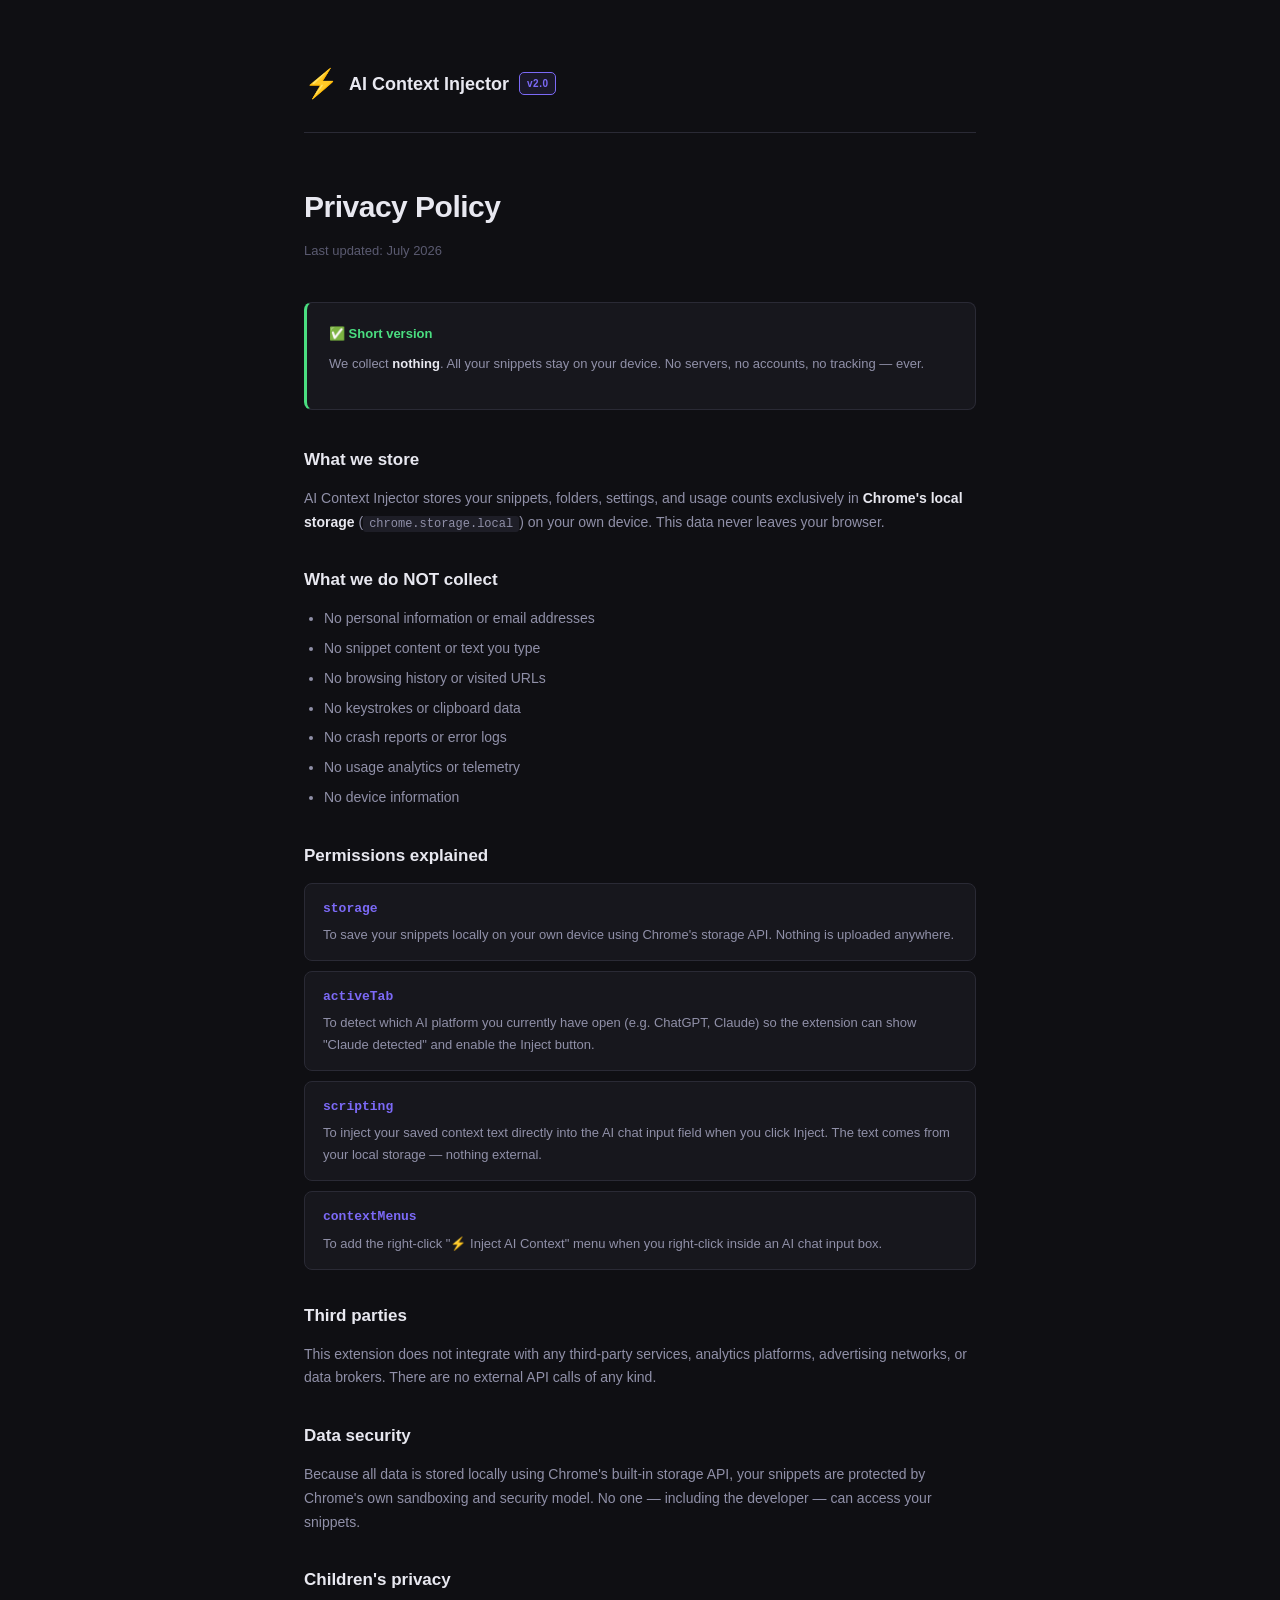
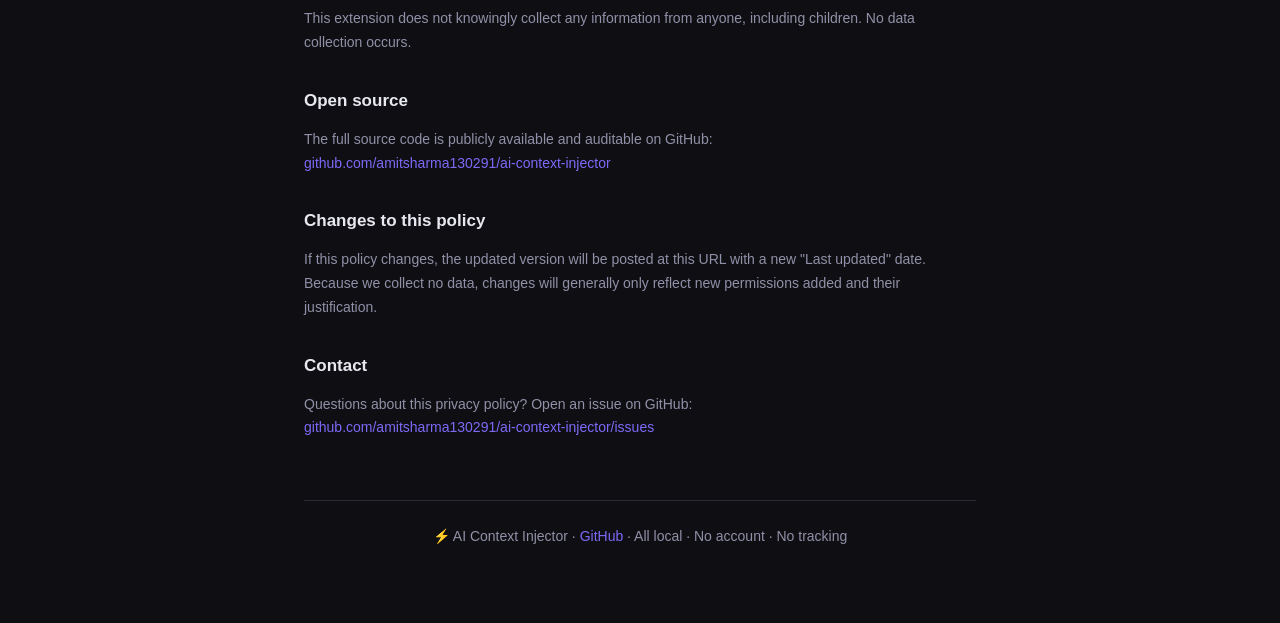
<file: docs/index.html>
<!DOCTYPE html>
<html lang="en">
<head>
  <meta charset="UTF-8"/>
  <meta http-equiv="refresh" content="0; url=privacy-policy.html"/>
  <title>AI Context Injector</title>
</head>
<body>
  <p>Redirecting to <a href="privacy-policy.html">Privacy Policy</a>…</p>
</body>
</html>
</file>
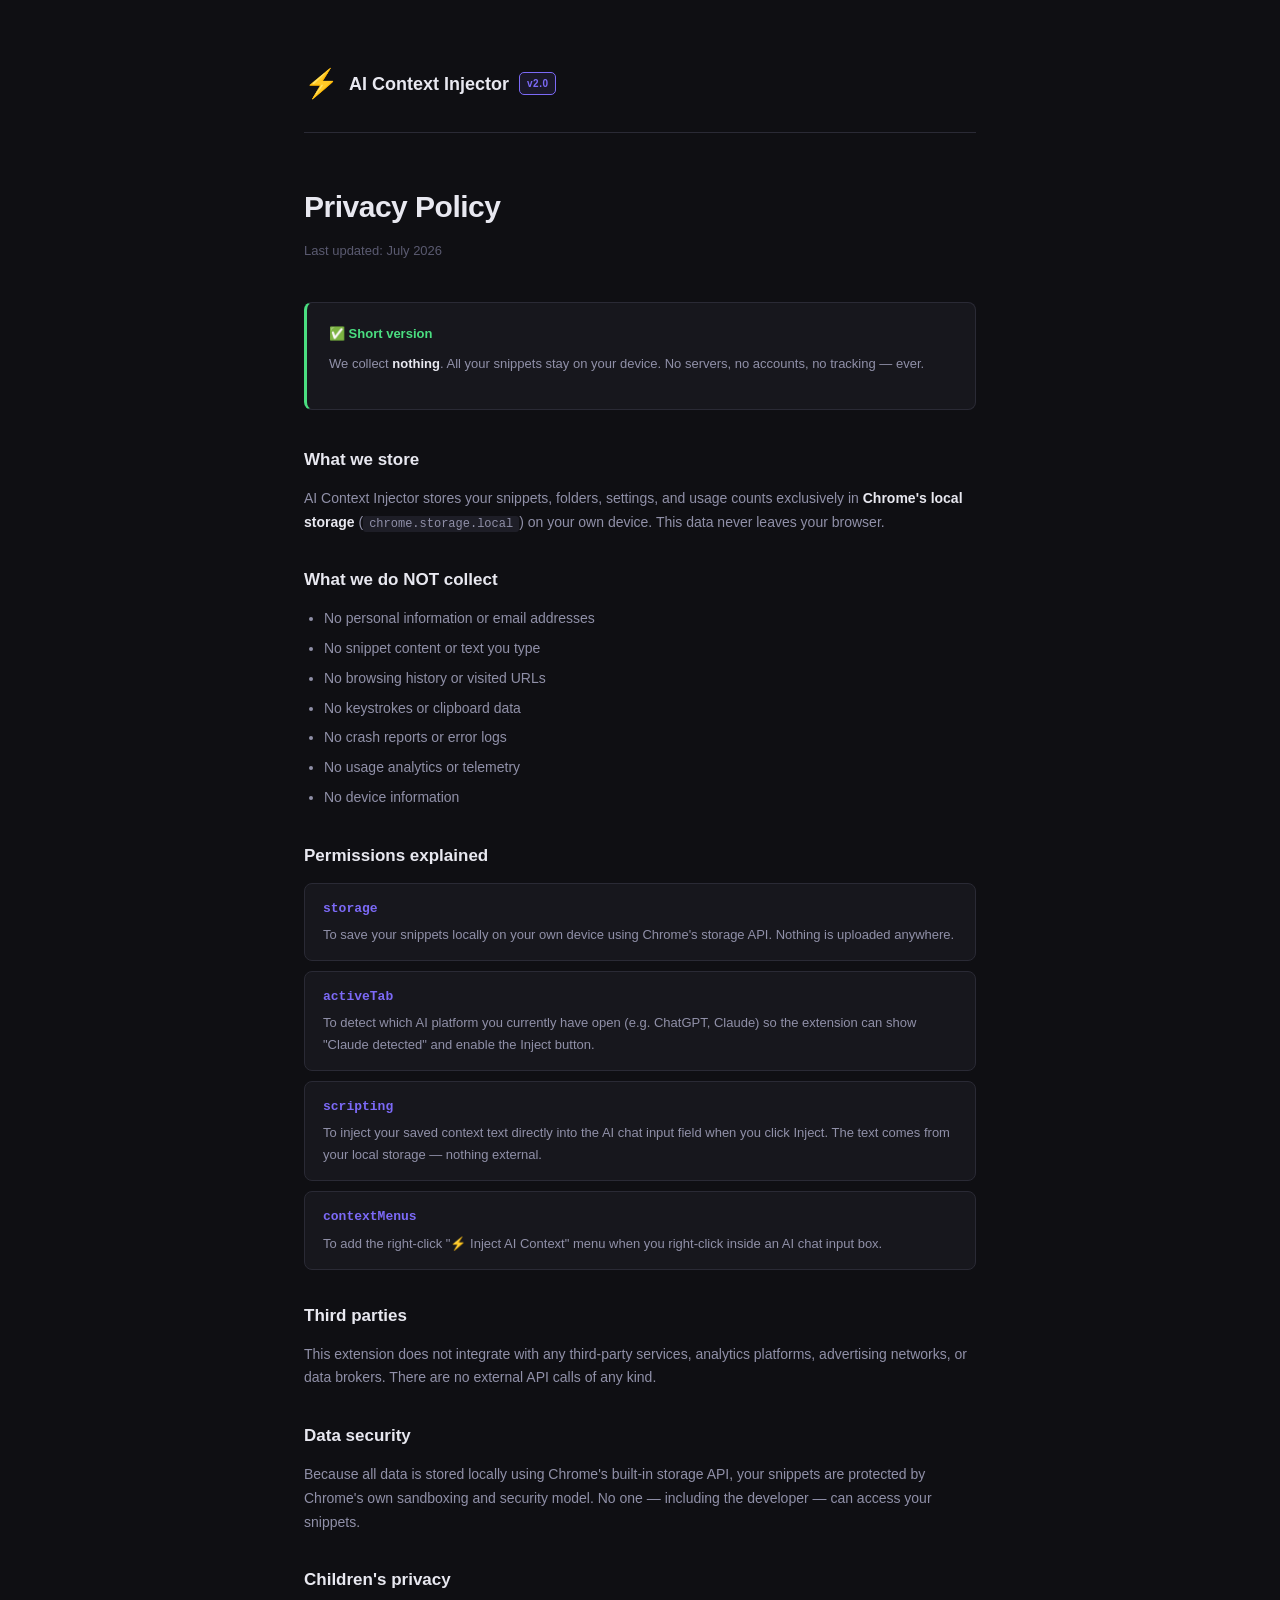
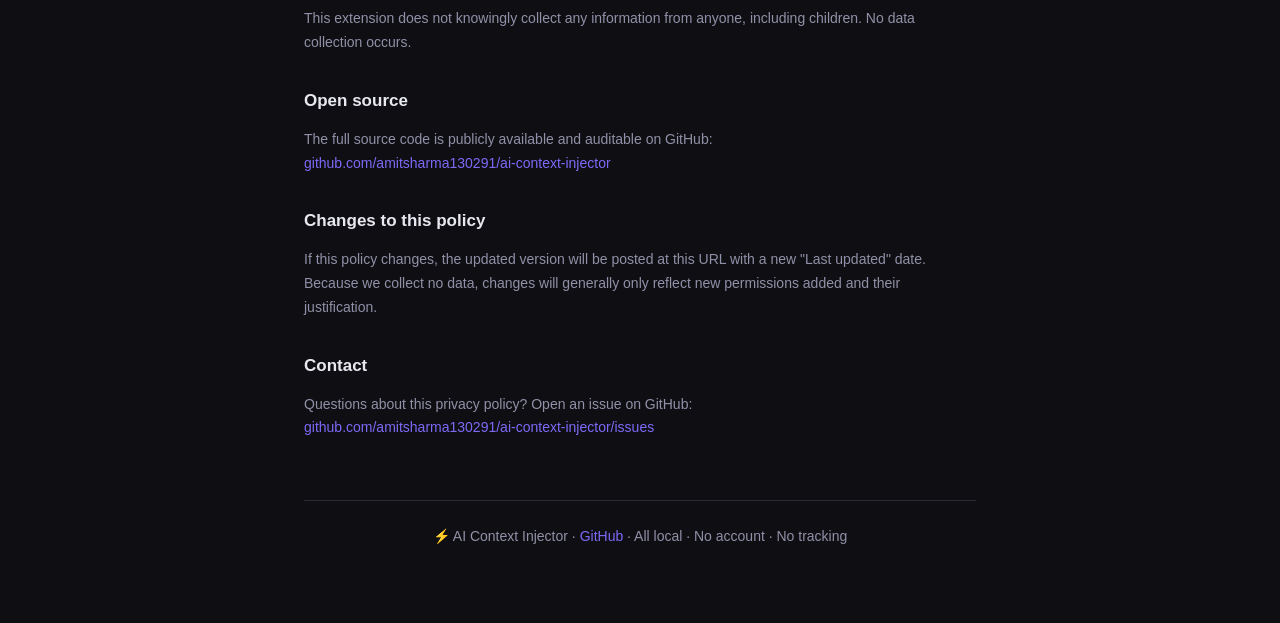
<file: docs/privacy-policy.html>
<!DOCTYPE html>
<html lang="en">
<head>
  <meta charset="UTF-8"/>
  <meta name="viewport" content="width=device-width, initial-scale=1.0"/>
  <title>Privacy Policy — AI Context Injector</title>
  <style>
    *{box-sizing:border-box;margin:0;padding:0}
    body{background:#0f0f13;color:#e8e8f0;font-family:-apple-system,BlinkMacSystemFont,'Segoe UI',sans-serif;
      font-size:15px;line-height:1.7;padding:0}
    .wrap{max-width:720px;margin:0 auto;padding:60px 24px}
    header{display:flex;align-items:center;gap:10px;margin-bottom:48px;padding-bottom:24px;
      border-bottom:1px solid #2a2a35}
    .logo{font-size:28px}
    .brand{font-size:18px;font-weight:700}
    .badge{background:#7c6af718;border:1px solid #7c6af7;border-radius:5px;color:#7c6af7;
      font-size:10px;font-weight:700;padding:2px 7px;letter-spacing:.5px}
    h1{font-size:30px;font-weight:800;letter-spacing:-.5px;margin-bottom:8px}
    .updated{color:#5a5a70;font-size:13px;margin-bottom:40px}
    .summary{background:#17171d;border:1px solid #2a2a35;border-left:3px solid #4ade80;
      border-radius:8px;padding:20px 22px;margin-bottom:36px}
    .summary-title{color:#4ade80;font-weight:700;font-size:13px;margin-bottom:8px}
    .summary p{color:#9090a8;font-size:13px}
    h2{font-size:17px;font-weight:700;margin:32px 0 12px;color:#e8e8f0}
    p{color:#9090a8;margin-bottom:14px;font-size:14px}
    ul{color:#9090a8;font-size:14px;padding-left:20px;margin-bottom:14px}
    ul li{margin-bottom:6px}
    .perm{background:#17171d;border:1px solid #2a2a35;border-radius:8px;
      padding:14px 18px;margin-bottom:10px}
    .perm-name{color:#7c6af7;font-family:monospace;font-size:13px;font-weight:700;margin-bottom:4px}
    .perm-desc{color:#9090a8;font-size:13px}
    a{color:#7c6af7;text-decoration:none}
    a:hover{text-decoration:underline}
    footer{margin-top:60px;padding-top:24px;border-top:1px solid #2a2a35;
      color:#5a5a70;font-size:12px;text-align:center}
    .green{color:#4ade80}
  </style>
</head>
<body>
<div class="wrap">
  <header>
    <span class="logo">⚡</span>
    <span class="brand">AI Context Injector</span>
    <span class="badge">v2.0</span>
  </header>

  <h1>Privacy Policy</h1>
  <p class="updated">Last updated: July 2026</p>

  <div class="summary">
    <div class="summary-title">✅ Short version</div>
    <p>We collect <strong style="color:#e8e8f0">nothing</strong>. All your snippets stay on your device. No servers, no accounts, no tracking — ever.</p>
  </div>

  <h2>What we store</h2>
  <p>AI Context Injector stores your snippets, folders, settings, and usage counts exclusively in <strong style="color:#e8e8f0">Chrome's local storage</strong> (<code style="background:#1e1e27;padding:1px 6px;border-radius:3px;font-size:12px">chrome.storage.local</code>) on your own device. This data never leaves your browser.</p>

  <h2>What we do NOT collect</h2>
  <ul>
    <li>No personal information or email addresses</li>
    <li>No snippet content or text you type</li>
    <li>No browsing history or visited URLs</li>
    <li>No keystrokes or clipboard data</li>
    <li>No crash reports or error logs</li>
    <li>No usage analytics or telemetry</li>
    <li>No device information</li>
  </ul>

  <h2>Permissions explained</h2>

  <div class="perm">
    <div class="perm-name">storage</div>
    <div class="perm-desc">To save your snippets locally on your own device using Chrome's storage API. Nothing is uploaded anywhere.</div>
  </div>
  <div class="perm">
    <div class="perm-name">activeTab</div>
    <div class="perm-desc">To detect which AI platform you currently have open (e.g. ChatGPT, Claude) so the extension can show "Claude detected" and enable the Inject button.</div>
  </div>
  <div class="perm">
    <div class="perm-name">scripting</div>
    <div class="perm-desc">To inject your saved context text directly into the AI chat input field when you click Inject. The text comes from your local storage — nothing external.</div>
  </div>
  <div class="perm">
    <div class="perm-name">contextMenus</div>
    <div class="perm-desc">To add the right-click "⚡ Inject AI Context" menu when you right-click inside an AI chat input box.</div>
  </div>

  <h2>Third parties</h2>
  <p>This extension does not integrate with any third-party services, analytics platforms, advertising networks, or data brokers. There are no external API calls of any kind.</p>

  <h2>Data security</h2>
  <p>Because all data is stored locally using Chrome's built-in storage API, your snippets are protected by Chrome's own sandboxing and security model. No one — including the developer — can access your snippets.</p>

  <h2>Children's privacy</h2>
  <p>This extension does not knowingly collect any information from anyone, including children. No data collection occurs.</p>

  <h2>Open source</h2>
  <p>The full source code is publicly available and auditable on GitHub:<br>
  <a href="https://github.com/amitsharma130291/ai-context-injector">github.com/amitsharma130291/ai-context-injector</a></p>

  <h2>Changes to this policy</h2>
  <p>If this policy changes, the updated version will be posted at this URL with a new "Last updated" date. Because we collect no data, changes will generally only reflect new permissions added and their justification.</p>

  <h2>Contact</h2>
  <p>Questions about this privacy policy? Open an issue on GitHub:<br>
  <a href="https://github.com/amitsharma130291/ai-context-injector/issues">github.com/amitsharma130291/ai-context-injector/issues</a></p>

  <footer>
    <p>⚡ AI Context Injector · <a href="https://github.com/amitsharma130291/ai-context-injector">GitHub</a> · All local · No account · No tracking</p>
  </footer>
</div>
</body>
</html>
</file>
